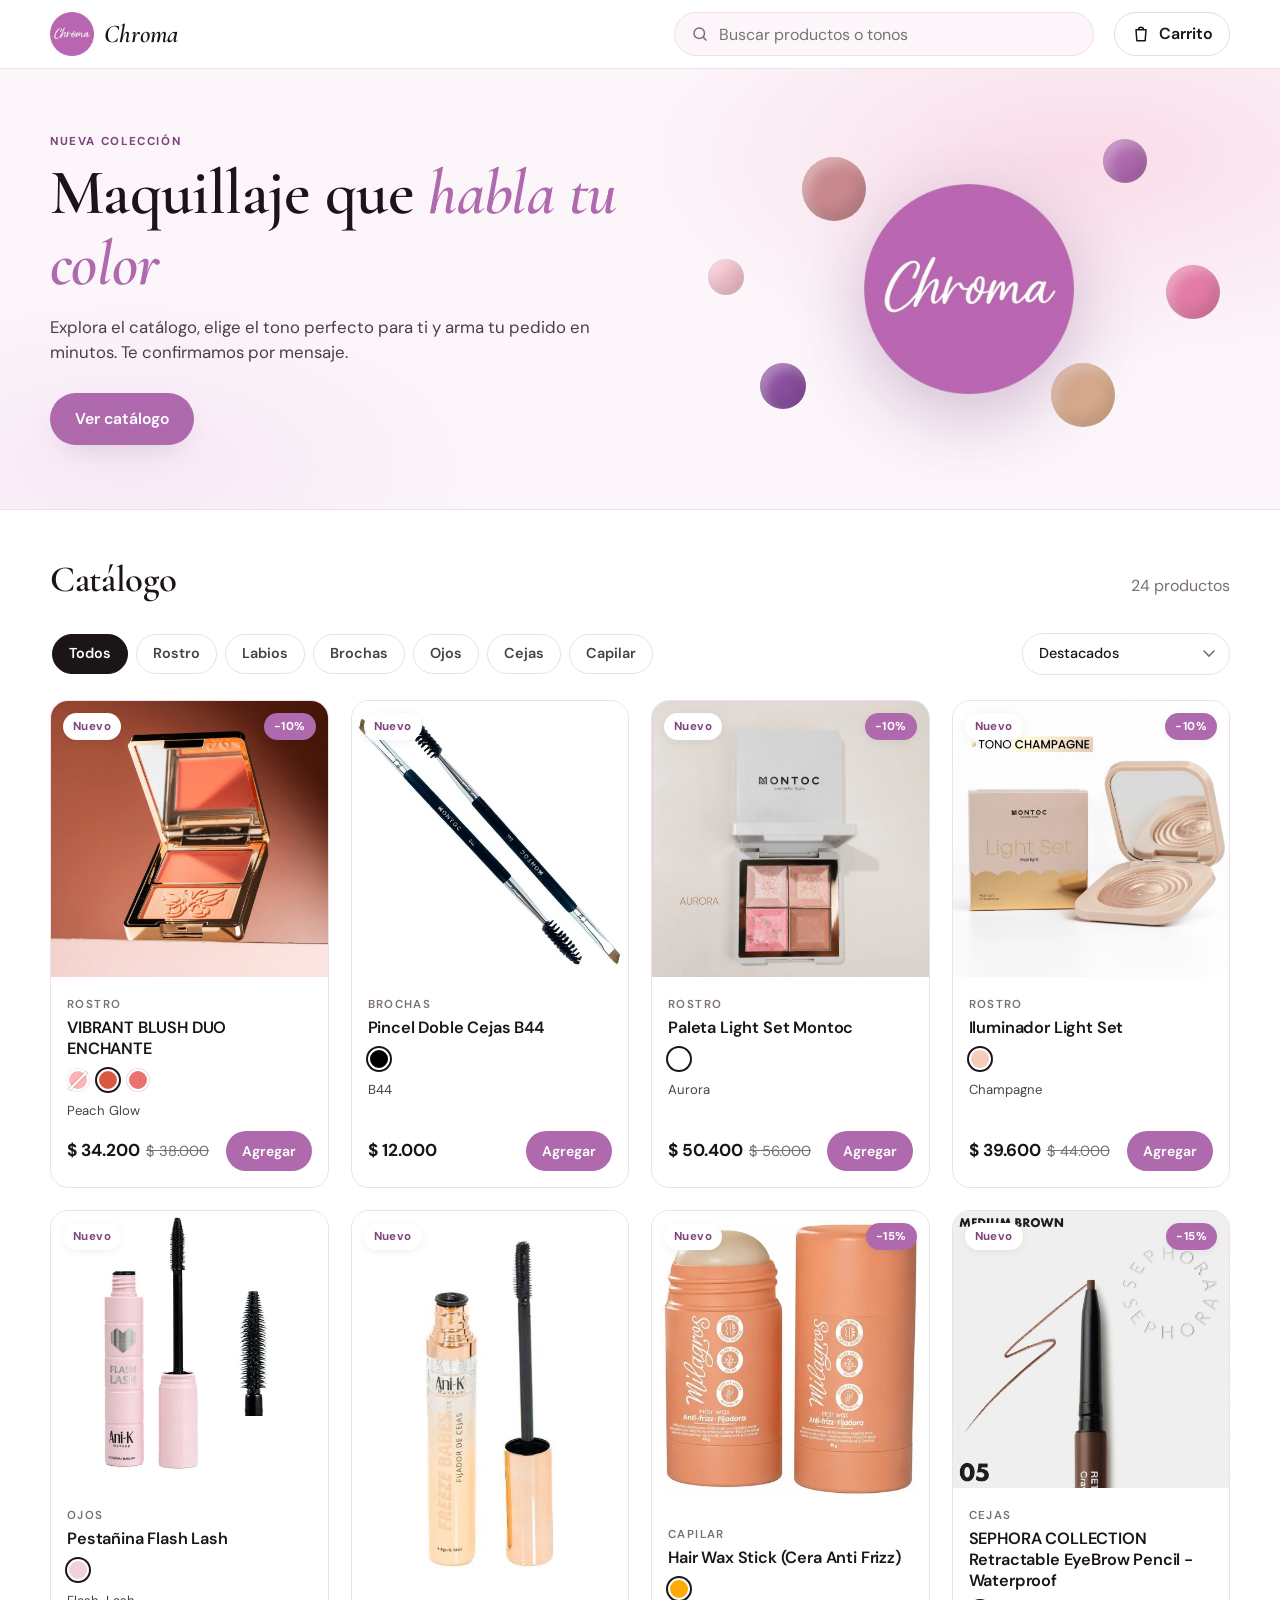
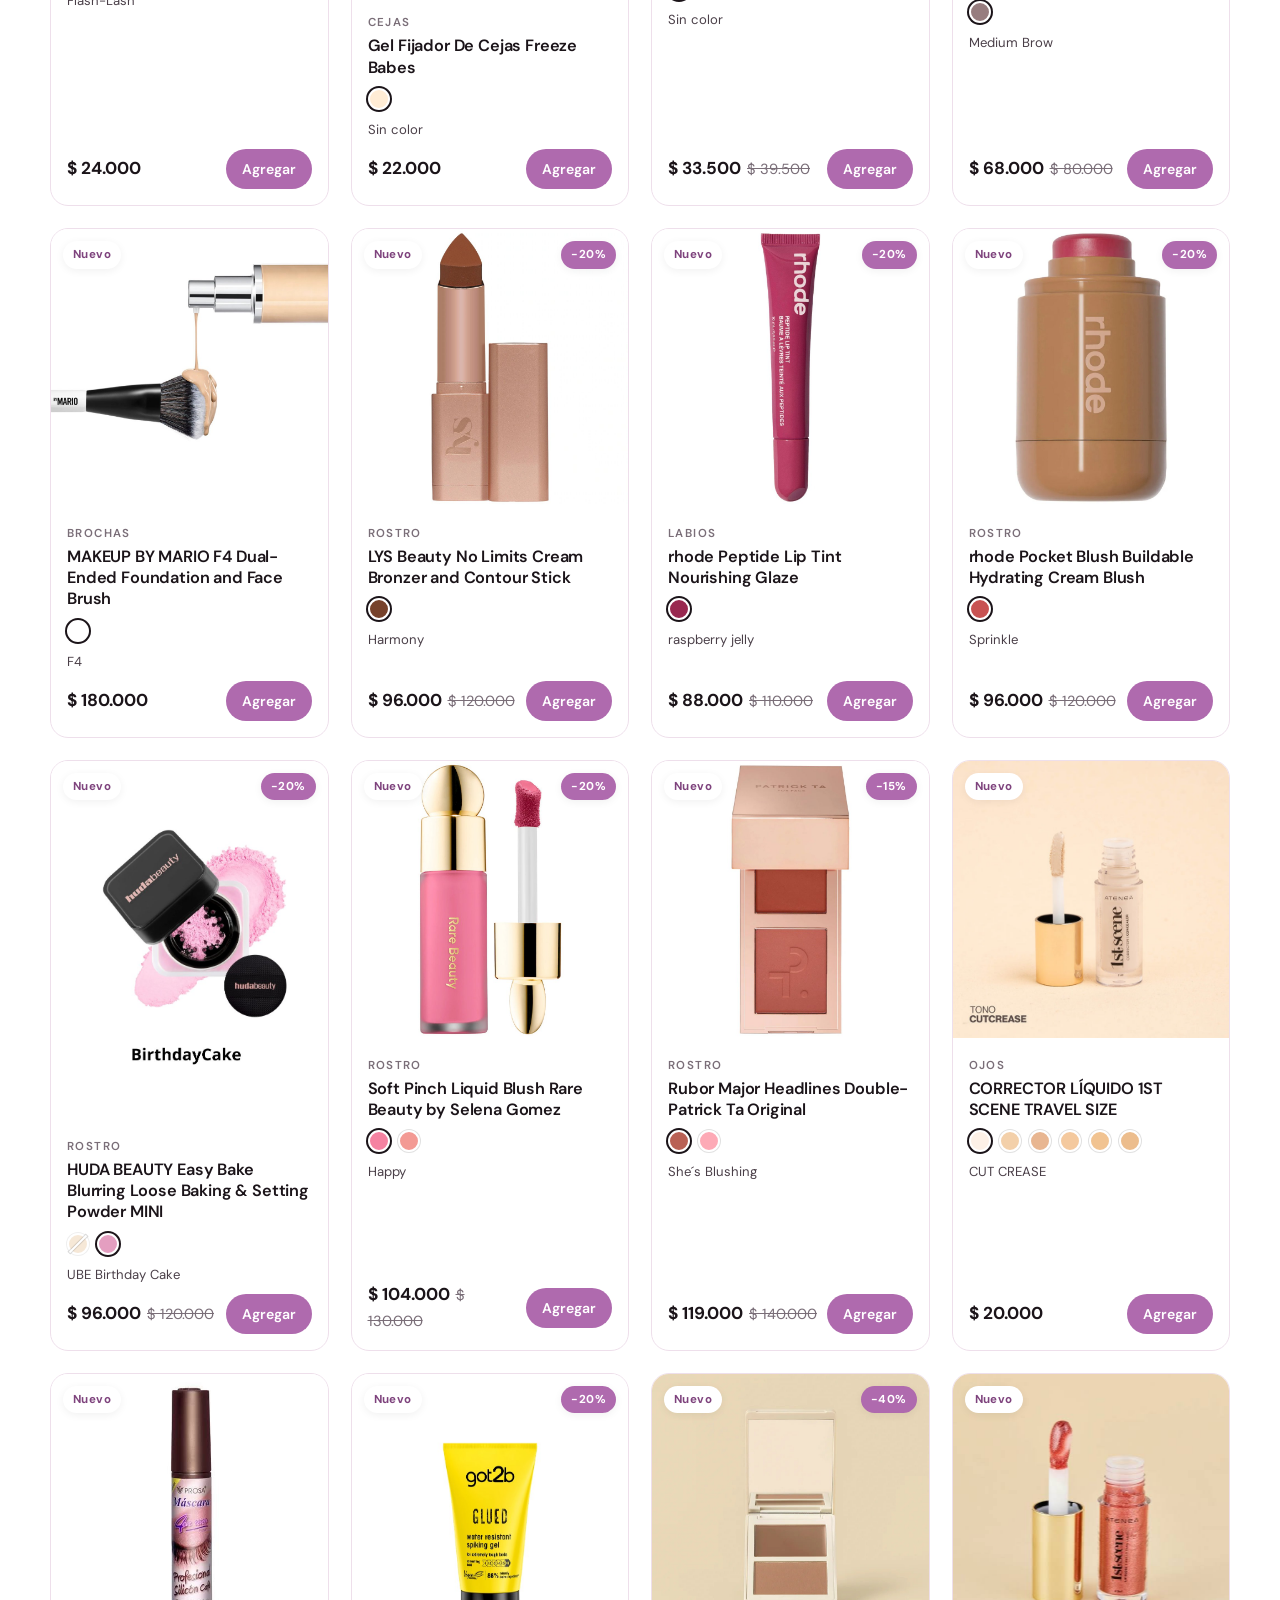
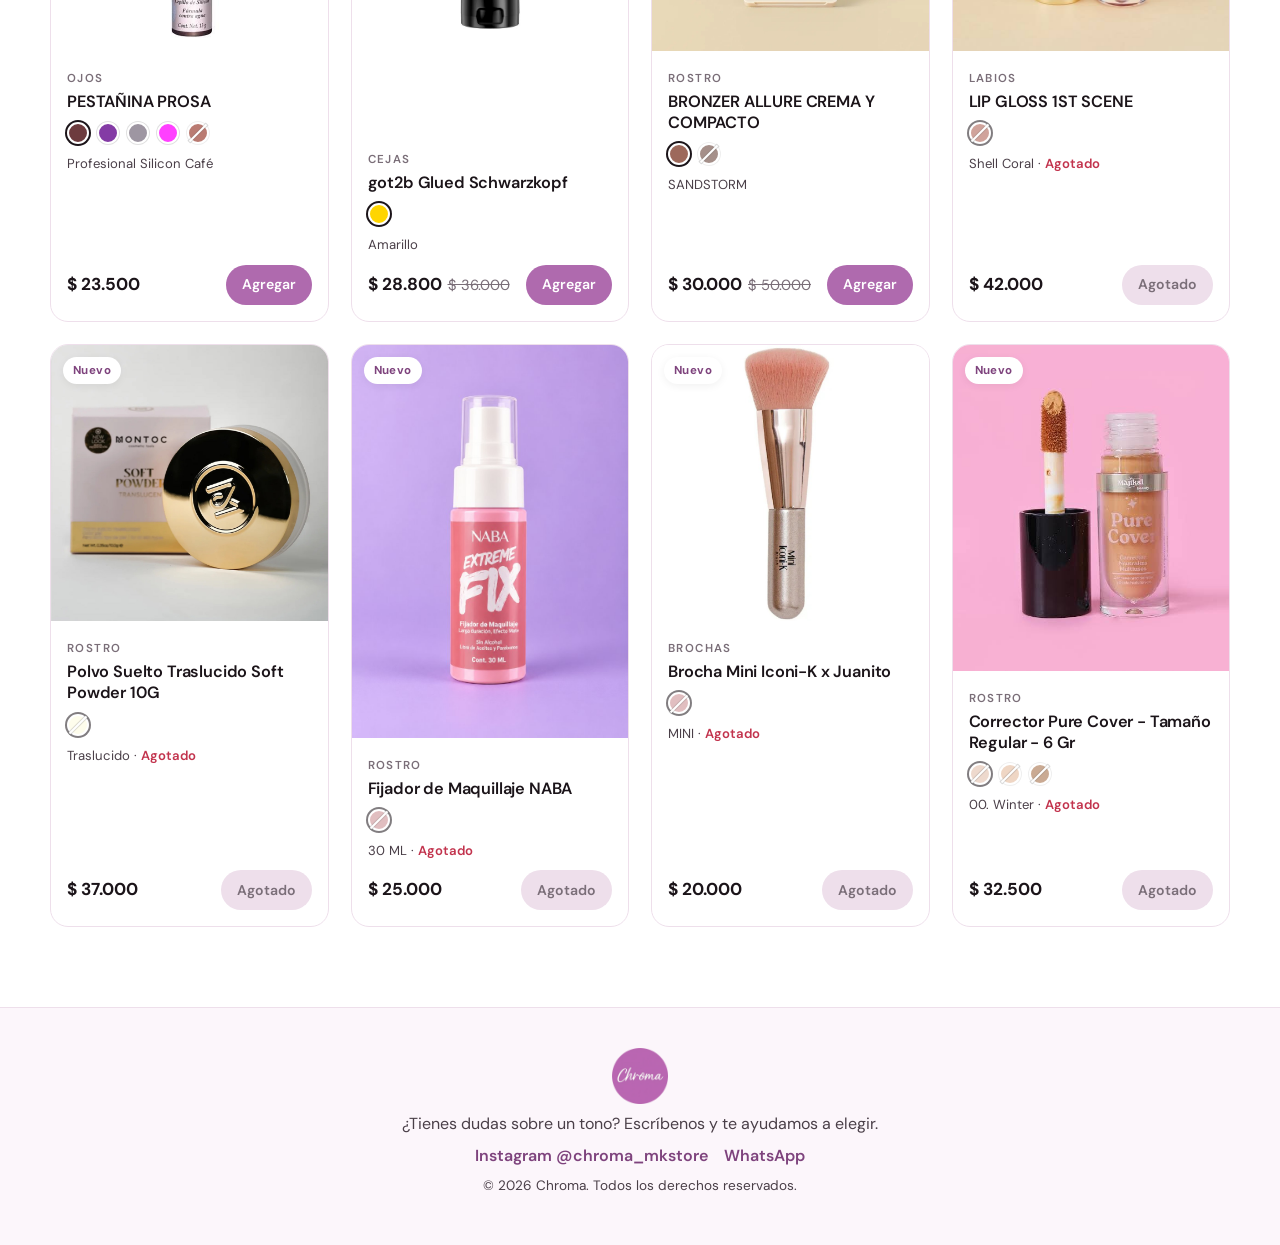
<file: index.html>
<!doctype html>
<html lang="es">
<head>
  <meta charset="utf-8">
  <meta name="viewport" content="width=device-width, initial-scale=1, viewport-fit=cover">
  <title>Chroma · Maquillaje</title>
  <meta name="description" content="Catálogo de maquillaje Chroma. Elige tus tonos favoritos y haz tu pedido en minutos.">
  <meta name="theme-color" content="#AF6AAE">
  <link rel="icon" type="image/png" href="assets/img/favicon.png">
  <link rel="apple-touch-icon" href="assets/img/icon-192.png">
  <link rel="canonical" href="https://chromamkstore.com/">
  <!-- Vista previa al compartir el enlace (WhatsApp, Instagram, Facebook): las URLs deben ser absolutas -->
  <meta property="og:type" content="website">
  <meta property="og:site_name" content="Chroma">
  <meta property="og:locale" content="es_CO">
  <meta property="og:url" content="https://chromamkstore.com/">
  <meta property="og:title" content="Chroma · Maquillaje">
  <meta property="og:description" content="Elige tus tonos favoritos y haz tu pedido en minutos.">
  <meta property="og:image" content="https://chromamkstore.com/assets/img/logo.png">
  <meta property="og:image:width" content="512">
  <meta property="og:image:height" content="512">
  <meta property="og:image:alt" content="Logo de Chroma">
  <meta name="twitter:card" content="summary">
  <link rel="preconnect" href="https://fonts.googleapis.com">
  <link rel="preconnect" href="https://fonts.gstatic.com" crossorigin>
  <link href="https://fonts.googleapis.com/css2?family=Cormorant+Garamond:ital,wght@0,500;0,600;1,500&family=DM+Sans:wght@400;500;600;700&display=swap" rel="stylesheet">
  <link rel="stylesheet" href="css/styles.css?v=3">
</head>
<body>
  <a class="skip" href="#catalogo">Ir al catálogo</a>

  <header class="header">
    <div class="container header__inner">
      <a class="brand" href="#" aria-label="Chroma, inicio">
        <img src="assets/img/logo.png" alt="" width="44" height="44">
        <span class="brand__name">Chroma</span>
      </a>

      <label class="search search--header">
        <svg viewBox="0 0 24 24" aria-hidden="true"><circle cx="11" cy="11" r="7"/><path d="m20 20-3.5-3.5"/></svg>
        <input type="search" id="search-desktop" placeholder="Buscar productos o tonos" aria-label="Buscar productos">
      </label>

      <button class="cart-btn" id="open-cart" aria-label="Abrir carrito">
        <svg viewBox="0 0 24 24" aria-hidden="true"><path d="M6 7h12l-1 13H7L6 7Z"/><path d="M9 7a3 3 0 0 1 6 0"/></svg>
        <span class="cart-btn__label">Carrito</span>
        <span class="badge" id="cart-count" hidden>0</span>
      </button>
    </div>
  </header>

  <main>
    <section class="hero">
      <div class="container hero__inner">
        <div class="hero__text">
          <p class="eyebrow">Nueva colección</p>
          <h1>Maquillaje que <em>habla tu color</em></h1>
          <p class="hero__lead">Explora el catálogo, elige el tono perfecto para ti y arma tu pedido en minutos. Te confirmamos por mensaje.</p>
          <a href="#catalogo" class="btn btn--primary">Ver catálogo</a>
        </div>
        <div class="hero__art" aria-hidden="true">
          <span class="dot" style="--c:#C98A8E"></span>
          <span class="dot" style="--c:#AF6AAE"></span>
          <span class="dot" style="--c:#E37BA6"></span>
          <span class="dot" style="--c:#D9AE8C"></span>
          <span class="dot" style="--c:#8A4F9E"></span>
          <span class="dot" style="--c:#F0BFCB"></span>
          <img src="assets/img/logo.png" alt="" class="hero__logo">
        </div>
      </div>
    </section>

    <section id="catalogo" class="catalog container" aria-labelledby="catalog-title">
      <div class="catalog__head">
        <h2 id="catalog-title">Catálogo</h2>
        <p class="muted" id="result-count"></p>
      </div>

      <label class="search search--mobile">
        <svg viewBox="0 0 24 24" aria-hidden="true"><circle cx="11" cy="11" r="7"/><path d="m20 20-3.5-3.5"/></svg>
        <input type="search" id="search-mobile" placeholder="Buscar productos o tonos" aria-label="Buscar productos">
      </label>

      <div class="toolbar">
        <div class="chips" id="categories" role="tablist" aria-label="Categorías"></div>
        <label class="sort">
          <span class="visually-hidden">Ordenar</span>
          <select id="sort">
            <option value="destacados">Destacados</option>
            <option value="precio-asc">Precio: menor a mayor</option>
            <option value="precio-desc">Precio: mayor a menor</option>
            <option value="nombre">Nombre A–Z</option>
          </select>
        </label>
      </div>

      <div class="grid" id="grid" aria-live="polite"></div>
      <p class="empty" id="empty" hidden>No encontramos productos con esa búsqueda.</p>
    </section>
  </main>

  <footer class="footer">
    <div class="container footer__inner">
      <img src="assets/img/logo.png" alt="Chroma" width="56" height="56">
      <p>¿Tienes dudas sobre un tono? Escríbenos y te ayudamos a elegir.</p>
      <p class="footer__links" id="footer-links"></p>
      <p class="muted small">© <span id="year"></span> Chroma. Todos los derechos reservados.</p>
    </div>
  </footer>

  <!-- Barra inferior de carrito (móvil) -->
  <button class="mobile-cart" id="mobile-cart" hidden>
    <span><strong id="mobile-cart-count">0</strong> productos</span>
    <span class="mobile-cart__total" id="mobile-cart-total"></span>
    <span class="mobile-cart__cta">Ver carrito →</span>
  </button>

  <div class="overlay" id="overlay" hidden></div>

  <!-- Detalle de producto -->
  <div class="modal" id="product-modal" role="dialog" aria-modal="true" aria-labelledby="pm-title" hidden>
    <button class="icon-btn modal__close" data-close aria-label="Cerrar">✕</button>
    <div class="pm">
      <div class="pm__media" id="pm-media"></div>
      <div class="pm__info">
        <p class="eyebrow" id="pm-category"></p>
        <h3 id="pm-title"></h3>
        <p class="price" id="pm-price"></p>
        <p class="pm__desc" id="pm-desc"></p>

        <div class="pm__tones">
          <p class="label">Tono: <strong id="pm-tone-name"></strong> <span class="stock" id="pm-stock"></span></p>
          <div class="swatches swatches--lg" id="pm-swatches" role="radiogroup" aria-label="Elige un tono"></div>
        </div>

        <figure class="pm__muestras" id="pm-muestras" hidden>
          <a id="pm-muestras-link" target="_blank" rel="noopener"><img id="pm-muestras-img" alt="" loading="lazy" decoding="async"></a>
          <figcaption>Así se ven los tonos en la piel · toca la foto para ampliarla</figcaption>
        </figure>

        <div class="pm__actions">
          <div class="qty" aria-label="Cantidad">
            <button type="button" id="pm-minus" aria-label="Restar">−</button>
            <span id="pm-qty">1</span>
            <button type="button" id="pm-plus" aria-label="Sumar">+</button>
          </div>
          <button class="btn btn--primary btn--block" id="pm-add">Agregar al carrito</button>
        </div>
      </div>
    </div>
  </div>

  <!-- Carrito / Checkout -->
  <aside class="drawer" id="cart-drawer" role="dialog" aria-modal="true" aria-labelledby="drawer-title" hidden>
    <header class="drawer__head">
      <button class="icon-btn" id="back-to-cart" aria-label="Volver al carrito" hidden>←</button>
      <h3 id="drawer-title">Tu carrito</h3>
      <button class="icon-btn" data-close aria-label="Cerrar">✕</button>
    </header>

    <div class="steps" aria-hidden="true">
      <span class="step is-active" data-step="1">1. Carrito</span>
      <span class="step" data-step="2">2. Datos de envío</span>
      <span class="step" data-step="3">3. Orden</span>
    </div>

    <!-- Paso 1: carrito -->
    <section class="drawer__body" id="step-cart">
      <ul class="cart-list" id="cart-list"></ul>
      <div class="cart-empty" id="cart-empty">
        <p>Tu carrito está vacío.</p>
        <button class="btn btn--ghost" data-close>Seguir comprando</button>
      </div>
    </section>

    <!-- Paso 2: datos de envío -->
    <section class="drawer__body" id="step-checkout" hidden>
      <form id="checkout-form" novalidate>
        <div class="field">
          <label for="f-nombre">Nombre completo *</label>
          <input id="f-nombre" name="nombre" autocomplete="name" required minlength="3">
          <small class="error"></small>
        </div>
        <div class="field">
          <label for="f-telefono">Celular *</label>
          <input id="f-telefono" name="telefono" type="tel" inputmode="tel" autocomplete="tel" required placeholder="300 123 4567">
          <small class="error"></small>
        </div>
        <div class="field-row">
          <div class="field">
            <label for="f-ciudad">Ciudad *</label>
            <input id="f-ciudad" name="ciudad" autocomplete="address-level2" required>
            <small class="error"></small>
          </div>
          <div class="field">
            <label for="f-departamento">Departamento</label>
            <input id="f-departamento" name="departamento" autocomplete="address-level1">
            <small class="error"></small>
          </div>
        </div>
        <div class="field">
          <label for="f-direccion">Dirección *</label>
          <input id="f-direccion" name="direccion" autocomplete="street-address" required placeholder="Calle 10 # 20-30, apto 501">
          <small class="error"></small>
        </div>
        <div class="field">
          <label for="f-barrio">Barrio / indicaciones</label>
          <input id="f-barrio" name="barrio" placeholder="Barrio, conjunto, torre…">
        </div>

        <fieldset class="field">
          <legend>Método de pago *</legend>
          <div class="pay-options" id="pay-options"></div>
          <small class="error" id="pay-error"></small>
        </fieldset>

        <div class="field">
          <label for="f-notas">Notas del pedido</label>
          <textarea id="f-notas" name="notas" rows="2" placeholder="Opcional"></textarea>
        </div>
      </form>
    </section>

    <!-- Paso 3: orden de compra -->
    <section class="drawer__body" id="step-order" hidden>
      <div class="order-ok">
        <div class="order-ok__icon" aria-hidden="true">✓</div>
        <p><strong>¡Orden generada!</strong><br>Envíanos este mensaje para confirmar tu pedido.</p>
      </div>
      <pre class="order-msg" id="order-msg" tabindex="0"></pre>
    </section>

    <footer class="drawer__foot" id="drawer-foot">
      <div class="totals" id="totals"></div>
      <button class="btn btn--primary btn--block" id="drawer-primary">Continuar</button>
      <div class="order-actions" id="order-actions" hidden>
        <a class="btn btn--primary btn--block" id="send-wa" target="_blank" rel="noopener">Enviar por WhatsApp</a>
        <button class="btn btn--ghost btn--block" id="copy-order">Copiar orden</button>
        <button class="btn btn--link" id="new-order">Hacer otro pedido</button>
      </div>
    </footer>
  </aside>

  <div class="toast" id="toast" role="status" aria-live="polite"></div>

  <!-- Al cambiar app.js, config.js o styles.css, sube el número de ?v= para que los navegadores no usen la versión vieja.
       products.js se descarga siempre fresco para mostrar el stock real. -->
  <script src="js/config.js?v=3"></script>
  <script>document.write('<script src="js/products.js?t=' + Date.now() + '"><\/script>');</script>
  <script src="js/app.js?v=4"></script>
</body>
</html>
</file>
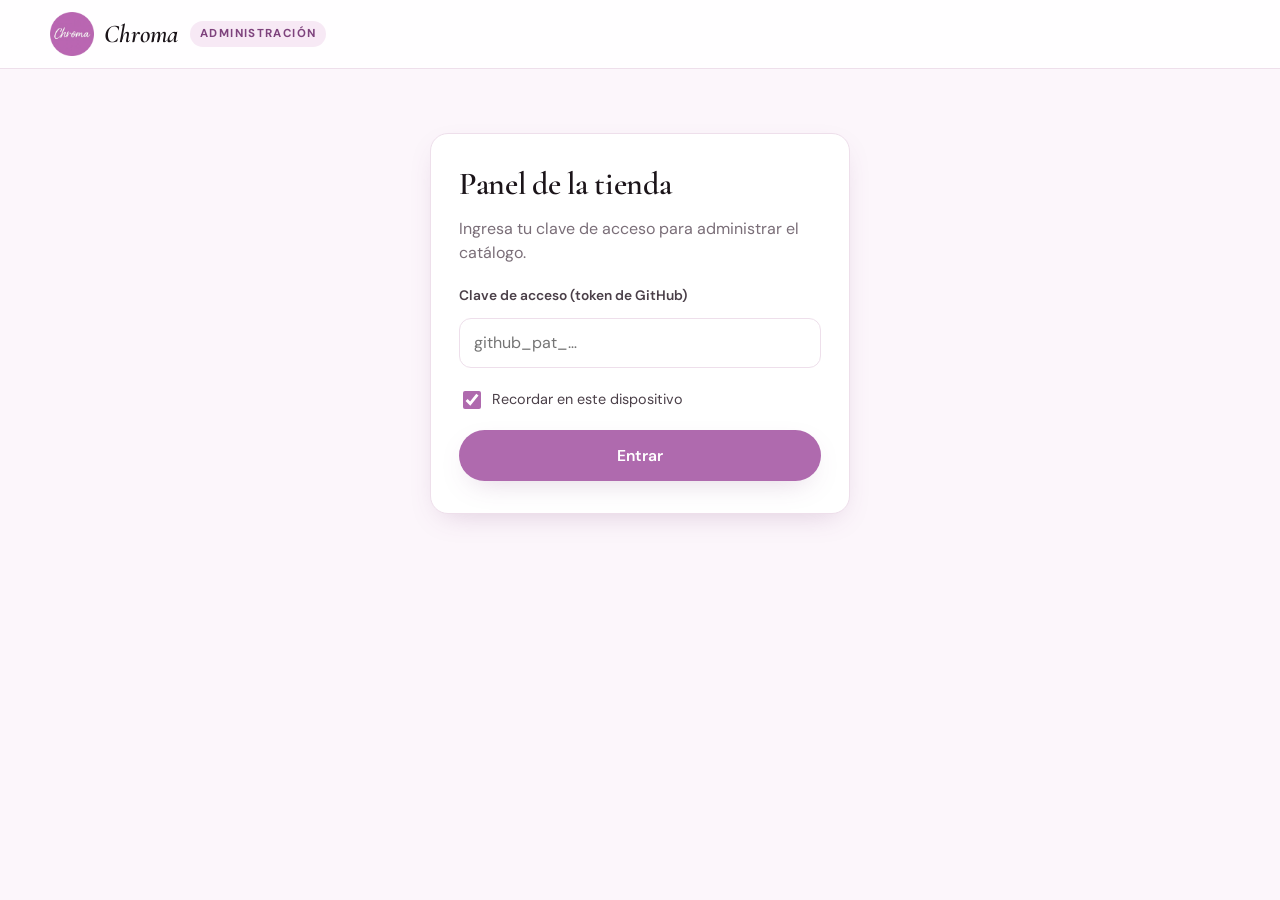
<file: admin.html>
<!doctype html>
<html lang="es">
<head>
  <meta charset="utf-8">
  <meta name="viewport" content="width=device-width, initial-scale=1, viewport-fit=cover">
  <title>Chroma · Administrar catálogo</title>
  <meta name="robots" content="noindex, nofollow">
  <meta name="theme-color" content="#AF6AAE">
  <link rel="icon" type="image/png" href="assets/img/favicon.png">
  <link rel="preconnect" href="https://fonts.googleapis.com">
  <link rel="preconnect" href="https://fonts.gstatic.com" crossorigin>
  <link href="https://fonts.googleapis.com/css2?family=Cormorant+Garamond:ital,wght@0,500;0,600;1,500&family=DM+Sans:wght@400;500;600;700&display=swap" rel="stylesheet">
  <!-- El panel siempre carga sus archivos frescos (sin caché) para no mezclar versiones -->
  <script>
    window.ASSET_V = Date.now();
    document.write('<link rel="stylesheet" href="css/styles.css?v=' + ASSET_V + '"><link rel="stylesheet" href="css/admin.css?v=' + ASSET_V + '">');
  </script>
</head>
<body class="admin">

  <header class="header">
    <div class="container header__inner">
      <a class="brand" href="index.html" aria-label="Ir a la tienda">
        <img src="assets/img/logo.png" alt="" width="44" height="44">
        <span class="brand__name">Chroma</span>
      </a>
      <span class="admin-tag">Administración</span>
      <button class="btn btn--link" id="logout" hidden>Cerrar sesión</button>
    </div>
  </header>

  <!-- Acceso -->
  <main class="container login" id="login-view">
    <div class="login__card">
      <h1>Panel de la tienda</h1>
      <p class="muted">Ingresa tu clave de acceso para administrar el catálogo.</p>
      <form id="login-form" novalidate>
        <div class="field">
          <label for="token">Clave de acceso (token de GitHub)</label>
          <input id="token" type="password" autocomplete="current-password" required placeholder="github_pat_…">
          <small class="error" id="login-error"></small>
        </div>
        <label class="check">
          <input type="checkbox" id="remember" checked>
          Recordar en este dispositivo
        </label>
        <button class="btn btn--primary btn--block" type="submit" id="login-btn">Entrar</button>
      </form>
    </div>
  </main>

  <!-- Panel -->
  <main class="container panel" id="panel-view" hidden>
    <div class="panel__head">
      <div>
        <h1>Actualizar catálogo</h1>
        <p class="muted" id="panel-summary"></p>
      </div>
      <div class="panel__actions">
        <button class="btn btn--ghost" id="register-sale">Registrar venta</button>
        <button class="btn btn--primary" id="add-product">+ Agregar producto</button>
      </div>
    </div>

    <div class="publish-bar" id="publish-bar" hidden>
      <p><strong id="pending-count"></strong> La tienda no cambia hasta que publiques.</p>
      <div class="publish-bar__actions">
        <button class="btn btn--link" id="discard">Descartar</button>
        <button class="btn btn--primary" id="publish">Publicar cambios</button>
      </div>
    </div>

    <label class="search">
      <svg viewBox="0 0 24 24" aria-hidden="true"><circle cx="11" cy="11" r="7"/><path d="m20 20-3.5-3.5"/></svg>
      <input type="search" id="admin-search" placeholder="Buscar producto" aria-label="Buscar producto">
    </label>

    <ul class="plist" id="plist"></ul>

    <div class="sheets-status" id="sheets-status" hidden>
      <p id="sheets-text"></p>
      <span>
        <button class="btn btn--link" id="sheets-key">Clave de Sheets</button>
        <button class="btn btn--ghost" id="sheets-retry" hidden>Reintentar envío</button>
      </span>
    </div>

    <details class="sales">
      <summary>Ventas registradas (<span id="sales-count">0</span>)</summary>
      <ul class="sales__list" id="sales-list"></ul>
    </details>
    <p class="muted small panel__foot">
      ¿Sin conexión con GitHub? <button class="btn--inline" id="download">Descargar products.js</button> y súbelo a mano.
    </p>
  </main>

  <!-- Editor de producto -->
  <dialog class="editor" id="editor" aria-labelledby="editor-title">
    <form id="product-form" method="dialog" novalidate>
      <header class="editor__head">
        <h2 id="editor-title">Nuevo producto</h2>
        <button type="button" class="icon-btn" data-cancel aria-label="Cerrar">✕</button>
      </header>

      <div class="editor__body">
        <div class="photo-pick">
          <div class="photo-pick__preview" id="photo-preview"></div>
          <div>
            <label class="btn btn--ghost">
              <input type="file" accept="image/*" id="photo-input" hidden>
              Subir foto
            </label>
            <button type="button" class="btn btn--link" id="photo-remove" hidden>Quitar foto</button>
            <p class="muted small">Opcional. Ideal cuadrada. Si no hay foto se usa una ilustración con el color del tono.</p>
          </div>
        </div>

        <div class="field">
          <label for="p-nombre">Nombre *</label>
          <input id="p-nombre" required maxlength="80">
          <small class="error"></small>
        </div>

        <div class="field-row">
          <div class="field">
            <label for="p-categoria">Categoría *</label>
            <input id="p-categoria" list="cat-list" required placeholder="Labios, Ojos…">
            <datalist id="cat-list"></datalist>
            <small class="error"></small>
          </div>
          <div class="field">
            <label for="p-tipo">Ilustración</label>
            <select id="p-tipo">
              <option value="labial">Labial</option>
              <option value="gloss">Gloss / tinta</option>
              <option value="base">Base</option>
              <option value="rubor">Rubor</option>
              <option value="polvo">Polvo</option>
              <option value="sombras">Sombras</option>
              <option value="mascara">Máscara</option>
              <option value="delineador">Delineador</option>
              <option value="esmalte">Esmalte</option>
            </select>
          </div>
        </div>

        <div class="field-row">
          <div class="field">
            <label for="p-precio">Precio *</label>
            <input id="p-precio" inputmode="numeric" required placeholder="32000">
            <small class="error"></small>
          </div>
          <div class="field">
            <label for="p-precio-antes">Precio antes</label>
            <input id="p-precio-antes" inputmode="numeric" placeholder="Opcional (descuento)">
            <small class="error"></small>
          </div>
        </div>

        <div class="field">
          <label for="p-etiqueta">Etiqueta</label>
          <input id="p-etiqueta" list="tag-list" placeholder="Opcional: Nuevo, Más vendido…" maxlength="24">
          <datalist id="tag-list"><option value="Nuevo"><option value="Más vendido"><option value="Oferta"></datalist>
        </div>

        <div class="field">
          <label for="p-descripcion">Descripción</label>
          <textarea id="p-descripcion" rows="3" maxlength="400"></textarea>
        </div>

        <fieldset class="field tones">
          <legend>Tonos y stock *</legend>
          <div class="tones__head" aria-hidden="true"><span>Color</span><span>Nombre del tono</span><span>Stock</span><span></span></div>
          <ul class="tones__list" id="tones"></ul>
          <small class="error" id="tones-error"></small>
          <button type="button" class="btn btn--ghost" id="add-tone">+ Agregar tono</button>
        </fieldset>

        <div class="field">
          <span class="field__label">Foto de tonos en piel</span>
          <div class="photo-pick photo-pick--wide">
            <div class="photo-pick__preview" id="swatch-preview"></div>
            <div>
              <label class="btn btn--ghost">
                <input type="file" accept="image/*" id="swatch-input" hidden>
                Subir foto de tonos
              </label>
              <button type="button" class="btn btn--link" id="swatch-remove" hidden>Quitar</button>
              <p class="muted small">Opcional. Una foto con todos los tonos aplicados (ej. en el brazo) para compararlos. Se muestra fija en el detalle del producto y no cambia al elegir tono.</p>
            </div>
          </div>
        </div>
      </div>

      <footer class="editor__foot">
        <button type="button" class="btn btn--link danger" id="delete-product">Eliminar producto</button>
        <span class="spacer"></span>
        <button type="button" class="btn btn--ghost" data-cancel>Cancelar</button>
        <button type="submit" class="btn btn--primary" value="save">Guardar</button>
      </footer>
    </form>
  </dialog>

  <!-- Registrar venta -->
  <dialog class="editor" id="sale" aria-labelledby="sale-title">
    <div class="editor__form">
      <header class="editor__head">
        <h2 id="sale-title">Registrar venta</h2>
        <button type="button" class="icon-btn" data-sale-cancel aria-label="Cerrar">✕</button>
      </header>

      <div class="editor__body">
        <div id="sale-step-1">
          <div class="field">
            <label for="sale-text">Pega el mensaje de la orden que te llegó por WhatsApp</label>
            <textarea id="sale-text" rows="12" placeholder="🛍️ ORDEN DE COMPRA · CHROMA&#10;N.º CHR-261012-A9C2&#10;…"></textarea>
            <small class="error" id="sale-error" role="alert"></small>
          </div>
          <p class="muted small">En WhatsApp mantén presionado el mensaje → Copiar. Se lee el número de orden, los productos, tonos y cantidades.</p>
        </div>

        <div id="sale-step-2" hidden>
          <p class="sale-summary" id="sale-summary"></p>
          <p class="muted small">Se descontará este stock. Puedes cambiar la cantidad si el pedido cambió (0 = no descontar).</p>
          <ul class="sale-lines" id="sale-lines"></ul>
          <p class="error sale-error" id="sale-confirm-error" role="alert"></p>
          <p class="muted small" id="sale-pending" hidden>Tus otros cambios sin publicar no se publican con esta venta; siguen pendientes.</p>
        </div>
      </div>

      <footer class="editor__foot">
        <button type="button" class="btn btn--link" id="sale-back" hidden>← Volver</button>
        <span class="spacer"></span>
        <button type="button" class="btn btn--ghost" data-sale-cancel>Cancelar</button>
        <button type="button" class="btn btn--primary" id="sale-review">Revisar orden</button>
        <button type="button" class="btn btn--primary" id="sale-confirm" hidden>Descontar</button>
      </footer>
    </div>
  </dialog>

  <div class="toast" id="toast" role="status" aria-live="polite"></div>

  <script>
    document.write('<script src="js/config.js?v=' + ASSET_V + '"><\/script><script src="js/admin.js?v=' + ASSET_V + '"><\/script>');
  </script>
</body>
</html>
</file>
<file: css/styles.css>
/* =========================================================
   CHROMA · Estilos
   Paleta basada en el color del logo (#AF6AAE)
   ========================================================= */
:root {
  --brand: #AF6AAE;
  --brand-600: #9A5699;
  --brand-700: #7E437D;
  --brand-50: #FCF6FB;
  --brand-100: #F7E9F5;
  --brand-200: #EED3EA;
  --blush: #F9DCE8;
  --ink: #1B1419;
  --ink-2: #4A3F48;
  --muted: #7A6E78;
  --line: #EEDFEB;
  --bg: #FFFFFF;
  --danger: #C2334D;
  --ok: #2E8B57;

  --radius: 18px;
  --radius-sm: 12px;
  --shadow: 0 10px 30px -12px rgba(126, 67, 125, .28);
  --shadow-lg: 0 24px 60px -20px rgba(60, 20, 60, .35);
  --font: "DM Sans", system-ui, -apple-system, "Segoe UI", Roboto, sans-serif;
  --display: "Cormorant Garamond", Georgia, "Times New Roman", serif;
  --ease: cubic-bezier(.2, .8, .2, 1);
  --header-h: 68px;
}

*, *::before, *::after { box-sizing: border-box; }
html { scroll-behavior: smooth; -webkit-text-size-adjust: 100%; }
body {
  margin: 0;
  font-family: var(--font);
  color: var(--ink);
  background: var(--bg);
  line-height: 1.5;
  -webkit-font-smoothing: antialiased;
}
body.no-scroll { overflow: hidden; }
img { max-width: 100%; display: block; }
button, input, select, textarea { font: inherit; color: inherit; }
button { cursor: pointer; }
[hidden] { display: none !important; }
h1, h2, h3 { font-family: var(--display); font-weight: 600; line-height: 1.1; margin: 0; letter-spacing: -.01em; }

.container { width: min(1180px, 100% - 32px); margin-inline: auto; }
.muted { color: var(--muted); }
.small { font-size: .85rem; }
.visually-hidden { position: absolute; width: 1px; height: 1px; overflow: hidden; clip: rect(0 0 0 0); white-space: nowrap; }
.skip { position: absolute; left: -999px; top: 8px; background: var(--ink); color: #fff; padding: 8px 12px; border-radius: 8px; z-index: 100; }
.skip:focus { left: 8px; }
:focus-visible { outline: 2px solid var(--brand); outline-offset: 2px; }

.eyebrow {
  text-transform: uppercase; letter-spacing: .14em; font-size: .72rem; font-weight: 700;
  color: var(--brand-700); margin: 0 0 8px;
}

/* ---------- Botones ---------- */
.btn {
  display: inline-flex; align-items: center; justify-content: center; gap: 8px;
  border: 1.5px solid transparent; border-radius: 999px;
  padding: 13px 24px; font-weight: 600; font-size: .98rem;
  text-decoration: none; transition: transform .15s var(--ease), background .2s, box-shadow .2s, opacity .2s;
  min-height: 48px;
}
.btn:active { transform: scale(.98); }
.btn--primary { background: var(--brand); color: #fff; box-shadow: var(--shadow); }
.btn--primary:hover { background: var(--brand-600); }
.btn--primary:disabled { opacity: .45; cursor: not-allowed; box-shadow: none; }
.btn--ghost { background: #fff; border-color: var(--brand-200); color: var(--brand-700); }
.btn--ghost:hover { background: var(--brand-50); }
.btn--link { background: none; color: var(--muted); text-decoration: underline; min-height: 40px; padding: 8px; }
.btn--block { width: 100%; }
.icon-btn {
  width: 40px; height: 40px; border-radius: 50%; border: 0; background: var(--brand-50);
  display: grid; place-items: center; font-size: 1rem; color: var(--ink-2); flex: none;
}
.icon-btn:hover { background: var(--brand-100); }

/* ---------- Header ---------- */
.header {
  position: sticky; top: 0; z-index: 30;
  background: rgba(255, 255, 255, .88);
  backdrop-filter: saturate(1.4) blur(12px); -webkit-backdrop-filter: saturate(1.4) blur(12px);
  border-bottom: 1px solid var(--line);
}
.header__inner { height: var(--header-h); display: flex; align-items: center; gap: 20px; }
.brand { display: flex; align-items: center; gap: 10px; text-decoration: none; color: var(--ink); }
.brand img { width: 44px; height: 44px; }
.brand__name { font-family: var(--display); font-size: 1.6rem; font-weight: 600; font-style: italic; }

.search {
  display: flex; align-items: center; gap: 8px;
  background: var(--brand-50); border: 1px solid var(--line); border-radius: 999px;
  padding: 0 16px; height: 44px; transition: border-color .2s, box-shadow .2s;
}
.search:focus-within { border-color: var(--brand); box-shadow: 0 0 0 4px var(--brand-100); }
.search svg { width: 18px; height: 18px; fill: none; stroke: var(--muted); stroke-width: 2; stroke-linecap: round; flex: none; }
.search input { border: 0; background: transparent; outline: none; width: 100%; height: 100%; font-size: 16px; }
.search--header { flex: 1; max-width: 420px; margin-left: auto; }
.search--mobile { display: none; margin-bottom: 14px; }

.cart-btn {
  position: relative; display: flex; align-items: center; gap: 8px;
  border: 1.5px solid var(--brand-200); background: #fff; border-radius: 999px;
  height: 44px; padding: 0 16px; font-weight: 600; color: var(--ink);
}
.cart-btn:hover { background: var(--brand-50); }
.cart-btn svg { width: 20px; height: 20px; fill: none; stroke: currentColor; stroke-width: 1.8; stroke-linejoin: round; }
.badge {
  min-width: 22px; height: 22px; padding: 0 6px; border-radius: 999px;
  background: var(--brand); color: #fff; font-size: .75rem; font-weight: 700;
  display: grid; place-items: center;
}
.badge.bump { animation: bump .4s var(--ease); }
@keyframes bump { 50% { transform: scale(1.35); } }

/* ---------- Hero ---------- */
.hero {
  background:
    radial-gradient(60% 80% at 85% 20%, var(--blush) 0%, transparent 60%),
    radial-gradient(50% 70% at 10% 90%, var(--brand-100) 0%, transparent 60%),
    var(--brand-50);
  border-bottom: 1px solid var(--line);
}
.hero__inner { display: grid; grid-template-columns: 1.2fr 1fr; align-items: center; gap: 32px; padding: 64px 0; }
.hero h1 { font-size: clamp(2.4rem, 5vw, 4rem); }
.hero h1 em { color: var(--brand); font-style: italic; }
.hero__lead { color: var(--ink-2); max-width: 46ch; margin: 16px 0 28px; font-size: 1.05rem; }
.hero__art { position: relative; height: 300px; }
.hero__logo {
  position: absolute; inset: 50% auto auto 50%; transform: translate(-50%, -50%);
  width: 210px; height: 210px; filter: drop-shadow(0 20px 40px rgba(126, 67, 125, .35));
}
.dot {
  position: absolute; width: 64px; height: 64px; border-radius: 50%;
  background: var(--c); box-shadow: inset -6px -8px 14px rgba(0,0,0,.12), inset 6px 6px 12px rgba(255,255,255,.35);
  animation: float 6s ease-in-out infinite;
}
.dot:nth-child(1) { top: 6%; left: 18%; }
.dot:nth-child(2) { top: 0; right: 16%; width: 44px; height: 44px; animation-delay: -1s; }
.dot:nth-child(3) { top: 42%; right: 2%; width: 54px; height: 54px; animation-delay: -2s; }
.dot:nth-child(4) { bottom: 4%; right: 22%; animation-delay: -3s; }
.dot:nth-child(5) { bottom: 10%; left: 10%; width: 46px; height: 46px; animation-delay: -4s; }
.dot:nth-child(6) { top: 40%; left: 0; width: 36px; height: 36px; animation-delay: -5s; }
@keyframes float { 50% { transform: translateY(-10px); } }

/* ---------- Catálogo ---------- */
.catalog { padding: 48px 0 80px; scroll-margin-top: var(--header-h); }
.catalog__head { display: flex; align-items: baseline; justify-content: space-between; gap: 12px; margin-bottom: 18px; }
.catalog__head h2 { font-size: 2.3rem; }
.toolbar { display: flex; align-items: center; justify-content: space-between; gap: 12px; margin-bottom: 24px; }
.chips { display: flex; gap: 8px; overflow-x: auto; scrollbar-width: none; padding: 2px; }
.chips::-webkit-scrollbar { display: none; }
.chip {
  flex: none; border: 1.5px solid var(--line); background: #fff; color: var(--ink-2);
  border-radius: 999px; padding: 8px 16px; font-weight: 600; font-size: .9rem; transition: all .2s;
}
.chip:hover { border-color: var(--brand-200); }
.chip[aria-selected="true"] { background: var(--ink); border-color: var(--ink); color: #fff; }
.sort select {
  appearance: none; border: 1.5px solid var(--line); border-radius: 999px; background: #fff;
  padding: 9px 36px 9px 16px; font-weight: 500; font-size: .9rem;
  background-image: url("data:image/svg+xml,%3Csvg xmlns='http://www.w3.org/2000/svg' width='12' height='8'%3E%3Cpath d='M1 1l5 5 5-5' stroke='%237A6E78' stroke-width='1.6' fill='none' stroke-linecap='round'/%3E%3C/svg%3E");
  background-repeat: no-repeat; background-position: right 14px center;
}

.grid { display: grid; grid-template-columns: repeat(auto-fill, minmax(240px, 1fr)); gap: 22px; }
.card {
  position: relative; display: flex; flex-direction: column;
  background: #fff; border: 1px solid var(--line); border-radius: var(--radius);
  overflow: hidden; transition: transform .25s var(--ease), box-shadow .25s var(--ease);
  animation: fadeUp .4s var(--ease) both;
}
.card:hover { transform: translateY(-4px); box-shadow: var(--shadow); }
@keyframes fadeUp { from { opacity: 0; transform: translateY(10px); } }
.card__media {
  position: relative; aspect-ratio: 1 / 1; background: var(--brand-50);
  border: 0; padding: 0; width: 100%; display: block;
}
.card__media img, .card__media svg { width: 100%; height: 100%; object-fit: cover; }
.tag {
  position: absolute; top: 12px; left: 12px; z-index: 1;
  background: #fff; color: var(--brand-700); font-size: .72rem; font-weight: 700;
  letter-spacing: .04em; padding: 5px 10px; border-radius: 999px; box-shadow: 0 2px 8px rgba(0,0,0,.06);
}
.tag--sale { left: auto; right: 12px; background: var(--brand); color: #fff; }
.card__body { padding: 14px 16px 16px; display: flex; flex-direction: column; gap: 10px; flex: 1; }
.card__cat { font-size: .72rem; text-transform: uppercase; letter-spacing: .12em; color: var(--muted); font-weight: 600; }
.card__title { font-family: var(--font); font-size: 1.02rem; font-weight: 600; line-height: 1.3; margin: 2px 0 0; }
.card__title button { all: unset; cursor: pointer; }
.card__title button:hover { color: var(--brand-700); }
.card__title button:focus-visible { outline: 2px solid var(--brand); outline-offset: 2px; }
.card__foot { margin-top: auto; display: flex; align-items: center; justify-content: space-between; gap: 8px; }
.price { font-weight: 700; font-size: 1.08rem; margin: 0; }
.price s { color: var(--muted); font-weight: 400; font-size: .85em; margin-left: 6px; }
.tone-name { font-size: .82rem; color: var(--ink-2); min-height: 1.2em; }
.tone-name .out { color: var(--danger); font-weight: 600; }
.add-btn {
  border: 0; background: var(--brand); color: #fff; border-radius: 999px;
  height: 40px; padding: 0 16px; font-weight: 600; font-size: .88rem; white-space: nowrap;
  transition: background .2s, transform .15s;
}
.add-btn:hover { background: var(--brand-600); }
.add-btn:active { transform: scale(.96); }
.add-btn:disabled { background: var(--line); color: var(--muted); cursor: not-allowed; }

/* ---------- Muestras de tono ---------- */
.swatches { display: flex; flex-wrap: wrap; gap: 8px; }
.swatch {
  position: relative; width: 26px; height: 26px; border-radius: 50%;
  border: 2px solid #fff; background: var(--c);
  box-shadow: 0 0 0 1px rgba(0,0,0,.12); padding: 0; transition: transform .15s, box-shadow .15s;
}
.swatch:hover { transform: scale(1.12); }
.swatch[aria-checked="true"] { box-shadow: 0 0 0 2px var(--ink); }
.swatch.is-out::after {
  content: ""; position: absolute; inset: 45% -3px auto; height: 2px; background: #fff;
  transform: rotate(-45deg); box-shadow: 0 0 0 1px rgba(0,0,0,.25);
}
.swatch.is-out { opacity: .55; }
.swatches--lg .swatch { width: 40px; height: 40px; }
.swatches--sm .swatch { width: 22px; height: 22px; }

/* ---------- Overlay / Modal / Drawer ---------- */
.overlay {
  position: fixed; inset: 0; z-index: 40; background: rgba(27, 20, 25, .45);
  backdrop-filter: blur(3px); -webkit-backdrop-filter: blur(3px);
  animation: fade .25s ease both;
}
@keyframes fade { from { opacity: 0; } }

.modal {
  position: fixed; z-index: 50; inset: 50% auto auto 50%; transform: translate(-50%, -50%);
  width: min(920px, 100% - 32px); max-height: calc(100dvh - 48px); overflow: auto;
  background: #fff; border-radius: 24px; box-shadow: var(--shadow-lg);
  animation: pop .3s var(--ease) both;
}
@keyframes pop { from { opacity: 0; transform: translate(-50%, -46%) scale(.97); } }
.modal__close { position: absolute; top: 14px; right: 14px; z-index: 2; background: #fff; box-shadow: 0 2px 10px rgba(0,0,0,.08); }
.pm { display: grid; grid-template-columns: minmax(0, 1fr) minmax(0, 1fr); }
.pm__media { background: var(--brand-50); aspect-ratio: 1 / 1; }
.pm__media img, .pm__media svg { width: 100%; height: 100%; object-fit: cover; }
.pm__info { padding: 36px 32px; display: flex; flex-direction: column; gap: 14px; min-width: 0; }
.pm__info h3 { font-size: 2.2rem; }
.pm__info .price { font-size: 1.35rem; }
.pm__desc { color: var(--ink-2); margin: 0; }
.pm__muestras { margin: 0; }
.pm__muestras a { display: block; border-radius: var(--radius-sm); overflow: hidden; border: 1px solid var(--line); cursor: zoom-in; }
.pm__muestras img { width: 100%; max-height: 320px; object-fit: cover; }
.pm__muestras figcaption { font-size: .78rem; color: var(--muted); margin-top: 6px; }
.label { margin: 0 0 10px; font-size: .92rem; color: var(--ink-2); }
.stock { font-size: .8rem; margin-left: 6px; color: var(--ok); font-weight: 600; }
.stock.is-out { color: var(--danger); }
.stock.is-low { color: #B7791F; }
.pm__actions { display: flex; gap: 12px; margin-top: auto; padding-top: 8px; }

.qty {
  display: inline-flex; align-items: center; border: 1.5px solid var(--line); border-radius: 999px;
  height: 48px; flex: none;
}
.qty button { width: 42px; height: 100%; border: 0; background: none; font-size: 1.2rem; color: var(--ink-2); border-radius: 999px; }
.qty button:hover:not(:disabled) { background: var(--brand-50); }
.qty button:disabled { opacity: .35; cursor: not-allowed; }
.qty span { min-width: 26px; text-align: center; font-weight: 600; }
.qty--sm { height: 34px; }
.qty--sm button { width: 32px; font-size: 1rem; }

.drawer {
  position: fixed; z-index: 50; top: 0; right: 0; bottom: 0;
  width: min(460px, 100%); background: #fff; box-shadow: var(--shadow-lg);
  display: flex; flex-direction: column; animation: slideIn .32s var(--ease) both;
}
@keyframes slideIn { from { transform: translateX(100%); } }
.drawer__head { display: flex; align-items: center; gap: 10px; padding: 16px 20px; border-bottom: 1px solid var(--line); }
.drawer__head h3 { font-size: 1.7rem; flex: 1; }
.steps { display: flex; gap: 6px; padding: 12px 20px; font-size: .76rem; font-weight: 600; color: var(--muted); border-bottom: 1px solid var(--line); }
.step { flex: 1; text-align: center; padding: 6px 4px; border-radius: 999px; background: var(--brand-50); white-space: nowrap; }
.step.is-active { background: var(--brand-100); color: var(--brand-700); }
.step.is-done { color: var(--brand-700); }
.drawer__body { flex: 1; overflow-y: auto; padding: 16px 20px; overscroll-behavior: contain; }
.drawer__foot { border-top: 1px solid var(--line); padding: 16px 20px calc(16px + env(safe-area-inset-bottom)); display: grid; gap: 10px; background: #fff; }

.cart-list { list-style: none; padding: 0; margin: 0; display: grid; gap: 14px; }
.cart-item { display: grid; grid-template-columns: 72px 1fr auto; gap: 12px; align-items: center; padding-bottom: 14px; border-bottom: 1px dashed var(--line); }
.cart-item__img { width: 72px; height: 72px; border-radius: 12px; overflow: hidden; background: var(--brand-50); }
.cart-item__img img, .cart-item__img svg { width: 100%; height: 100%; object-fit: cover; }
.cart-item__name { font-weight: 600; font-size: .95rem; line-height: 1.25; margin: 0; }
.cart-item__tone { display: flex; align-items: center; gap: 6px; font-size: .82rem; color: var(--muted); margin: 4px 0 8px; }
.cart-item__tone i { width: 12px; height: 12px; border-radius: 50%; background: var(--c); box-shadow: 0 0 0 1px rgba(0,0,0,.15); }
.cart-item__right { display: flex; flex-direction: column; align-items: flex-end; gap: 8px; }
.cart-item__price { font-weight: 700; }
.remove { border: 0; background: none; color: var(--muted); font-size: .8rem; text-decoration: underline; padding: 4px; }
.remove:hover { color: var(--danger); }
.cart-empty { text-align: center; padding: 40px 0; color: var(--muted); display: grid; gap: 14px; justify-items: center; }

.totals { display: grid; gap: 4px; font-size: .92rem; }
.totals div { display: flex; justify-content: space-between; }
.totals .grand { font-size: 1.1rem; font-weight: 700; padding-top: 6px; border-top: 1px solid var(--line); margin-top: 4px; }
.totals .hint { font-size: .8rem; color: var(--brand-700); background: var(--brand-50); padding: 8px 10px; border-radius: 10px; display: block; margin-bottom: 6px; }

/* ---------- Formulario ---------- */
.field { display: grid; gap: 6px; margin: 0 0 14px; border: 0; padding: 0; min-width: 0; }
.field label, .field legend { font-size: .86rem; font-weight: 600; color: var(--ink-2); padding: 0; margin-bottom: 6px; }
.field input, .field textarea {
  width: 100%; border: 1.5px solid var(--line); border-radius: var(--radius-sm);
  padding: 12px 14px; font-size: 16px; background: #fff; transition: border-color .2s, box-shadow .2s;
}
.field input:focus, .field textarea:focus { outline: none; border-color: var(--brand); box-shadow: 0 0 0 4px var(--brand-100); }
.field.has-error input { border-color: var(--danger); }
.error { color: var(--danger); font-size: .78rem; min-height: 0; }
.field-row { display: grid; grid-template-columns: 1fr 1fr; gap: 12px; }
.pay-options { display: grid; gap: 8px; }
.pay {
  display: flex; gap: 12px; align-items: flex-start; border: 1.5px solid var(--line); border-radius: var(--radius-sm);
  padding: 12px 14px; cursor: pointer; transition: border-color .2s, background .2s;
}
.pay:hover { border-color: var(--brand-200); }
.pay:has(input:checked) { border-color: var(--brand); background: var(--brand-50); }
.pay { color: var(--ink); margin: 0; font-weight: 400; }
.pay input { accent-color: var(--brand); width: 18px; height: 18px; margin: 2px 0 0; flex: none; }
.pay strong { display: block; font-size: .94rem; }
.pay span { font-size: .8rem; color: var(--muted); }

/* ---------- Orden ---------- */
.order-ok { display: flex; gap: 14px; align-items: center; margin-bottom: 14px; }
.order-ok p { margin: 0; font-size: .92rem; color: var(--ink-2); }
.order-ok__icon { width: 44px; height: 44px; border-radius: 50%; background: var(--brand); color: #fff; display: grid; place-items: center; font-size: 1.3rem; flex: none; }
.order-msg {
  white-space: pre-wrap; word-break: break-word; margin: 0;
  background: var(--brand-50); border: 1px solid var(--line); border-radius: var(--radius-sm);
  padding: 16px; font-family: ui-monospace, "SF Mono", Menlo, Consolas, monospace; font-size: .82rem; line-height: 1.55; color: var(--ink);
}
.order-actions { display: grid; gap: 10px; }

/* ---------- Barra móvil / Toast / Footer ---------- */
.mobile-cart {
  position: fixed; z-index: 25; left: 12px; right: 12px; bottom: calc(12px + env(safe-area-inset-bottom));
  display: none; align-items: center; gap: 10px; justify-content: space-between;
  border: 0; border-radius: 999px; background: var(--ink); color: #fff;
  padding: 14px 20px; box-shadow: var(--shadow-lg); font-size: .9rem; animation: fadeUp .3s var(--ease);
}
.mobile-cart__total { font-weight: 700; }
.mobile-cart__cta { color: var(--blush); font-weight: 600; }

.toast {
  position: fixed; z-index: 60; left: 50%; bottom: 24px; transform: translate(-50%, 140%);
  background: var(--ink); color: #fff; padding: 12px 20px; border-radius: 999px; font-size: .9rem; font-weight: 500;
  box-shadow: var(--shadow-lg); transition: transform .35s var(--ease), opacity .25s, visibility .35s; pointer-events: none; max-width: calc(100% - 32px);
  text-align: center; opacity: 0; visibility: hidden;
}
.toast.is-visible { transform: translate(-50%, 0); opacity: 1; visibility: visible; }

.footer { background: var(--brand-50); border-top: 1px solid var(--line); padding: 40px 0 48px; }
.footer__inner { display: grid; justify-items: center; text-align: center; gap: 8px; }
.footer__inner p { margin: 0; color: var(--ink-2); }
.footer__links a { color: var(--brand-700); font-weight: 600; text-decoration: none; margin: 0 8px; }
.footer__links a:hover { text-decoration: underline; }

.empty { text-align: center; color: var(--muted); padding: 40px 0; }

/* ---------- Responsive ---------- */
@media (max-width: 860px) {
  .pm { grid-template-columns: minmax(0, 1fr); }
  .pm__media { aspect-ratio: 4 / 3; }
  .pm__info { padding: 22px 20px 24px; }
  .pm__info h3 { font-size: 1.8rem; }
}

@media (max-width: 720px) {
  :root { --header-h: 60px; }
  .search--header, .cart-btn__label { display: none; }
  .search--mobile { display: flex; }
  .cart-btn { margin-left: auto; padding: 0 12px; }
  .brand img { width: 38px; height: 38px; }
  .hero__inner { grid-template-columns: 1fr; padding: 28px 0 30px; gap: 8px; }
  .hero__art { display: none; }
  .hero h1 { font-size: 2.3rem; }
  .hero__logo { width: 120px; height: 120px; }
  .dot { width: 40px; height: 40px; }
  .dot:nth-child(2), .dot:nth-child(6) { width: 28px; height: 28px; }
  .hero__lead { margin: 12px 0 22px; font-size: 1rem; }
  .catalog { padding: 28px 0 110px; }
  .catalog__head h2 { font-size: 1.9rem; }
  .toolbar { flex-direction: column; align-items: stretch; gap: 10px; }
  .chips { margin-inline: -16px; padding-inline: 16px; }
  .sort select { width: 100%; }
  .grid { grid-template-columns: repeat(2, minmax(0, 1fr)); gap: 12px; }
  .card__body { padding: 10px 12px 12px; gap: 8px; }
  .card__title { font-size: .92rem; }
  .card__foot { flex-direction: column; align-items: stretch; }
  .add-btn { width: 100%; height: 38px; }
  .price { font-size: 1rem; }
  .swatches--sm .swatch { width: 20px; height: 20px; }
  .swatches--sm { gap: 6px; }
  .tag { top: 8px; left: 8px; font-size: .66rem; padding: 4px 8px; }
  .tag--sale { left: auto; right: 8px; }
  .mobile-cart { display: flex; }

  /* Modal como hoja inferior */
  .modal {
    inset: auto 0 0 0; transform: none; width: 100%; max-height: 92dvh;
    border-radius: 24px 24px 0 0; animation: sheetUp .35s var(--ease) both;
  }
  @keyframes sheetUp { from { transform: translateY(100%); } }
  .pm__actions { position: sticky; bottom: 0; background: #fff; padding: 12px 0 calc(4px + env(safe-area-inset-bottom)); margin-bottom: -8px; }
  .drawer { width: 100%; }
  .field-row { grid-template-columns: 1fr; gap: 0; }
  .toast { bottom: auto; top: calc(12px + env(safe-area-inset-top)); transform: translate(-50%, -160%); }
  .toast.is-visible { transform: translate(-50%, 0); }
  .pm__media { aspect-ratio: auto; height: min(38dvh, 300px); }
}

@media (max-width: 360px) {
  .grid { gap: 10px; }
  .step { font-size: .7rem; }
}

@media (prefers-reduced-motion: reduce) {
  *, *::before, *::after { animation-duration: .01ms !important; transition-duration: .01ms !important; scroll-behavior: auto !important; }
}
</file>
<file: css/admin.css>
/* =========================================================
   CHROMA · Panel de administración (se apoya en styles.css)
   ========================================================= */
.admin { background: var(--brand-50); min-height: 100vh; }
.admin .header__inner { gap: 12px; }
.admin-tag {
  font-size: .72rem; font-weight: 700; letter-spacing: .12em; text-transform: uppercase;
  color: var(--brand-700); background: var(--brand-100); padding: 4px 10px; border-radius: 999px;
}
#logout { margin-left: auto; }
.field select {
  width: 100%; border: 1.5px solid var(--line); border-radius: var(--radius-sm);
  padding: 12px 14px; font-size: 16px; background: #fff;
}
.field select:focus { outline: none; border-color: var(--brand); box-shadow: 0 0 0 4px var(--brand-100); }
.danger { color: var(--danger); }
.warn { color: var(--danger); font-weight: 600; }
.spacer { flex: 1; }

/* ---------- Acceso ---------- */
.login { display: grid; place-items: center; padding: 64px 0; }
.login__card {
  width: min(420px, 100%); background: #fff; border: 1px solid var(--line); border-radius: var(--radius);
  padding: 32px 28px; box-shadow: var(--shadow);
}
.login__card h1 { font-size: 2rem; margin-bottom: 6px; }
.login__card form { margin-top: 20px; }
.check { display: flex; align-items: center; gap: 8px; font-size: .9rem; margin: 0 0 18px; color: var(--ink-2); cursor: pointer; }
.check input { accent-color: var(--brand); width: 18px; height: 18px; }

/* ---------- Panel ---------- */
.panel { padding: 32px 0 64px; max-width: 860px; }
.panel__head { display: flex; align-items: flex-end; justify-content: space-between; gap: 16px; flex-wrap: wrap; margin-bottom: 20px; }
.panel__head h1 { font-size: 2.2rem; }
.panel__head p { margin: 4px 0 0; }
.panel__actions { display: flex; gap: 10px; flex-wrap: wrap; }
.panel .search { display: flex; margin: 0 0 14px; background: #fff; }
.panel__foot { margin-top: 20px; text-align: center; }
.btn--inline { all: unset; color: var(--brand-700); text-decoration: underline; cursor: pointer; }

.publish-bar {
  position: sticky; top: calc(var(--header-h) + 8px); z-index: 5;
  display: flex; align-items: center; justify-content: space-between; gap: 12px; flex-wrap: wrap;
  background: var(--ink); color: #fff; border-radius: var(--radius); padding: 12px 12px 12px 20px;
  margin-bottom: 16px; box-shadow: var(--shadow-lg);
}
.publish-bar p { margin: 0; font-size: .9rem; flex: 1 1 260px; }
.publish-bar__actions { display: flex; gap: 6px; align-items: center; }
.publish-bar .btn--link { color: #e7d7e6; }

.plist { list-style: none; margin: 0; padding: 0; display: grid; gap: 10px; }
.plist__item {
  display: flex; align-items: center; gap: 8px; background: #fff; border: 1px solid var(--line);
  border-radius: var(--radius); padding: 8px 10px 8px 8px; transition: box-shadow .2s, border-color .2s;
}
.plist__item:hover { border-color: var(--brand-200); box-shadow: var(--shadow); }
.plist__main { all: unset; display: flex; align-items: center; gap: 14px; flex: 1; min-width: 0; cursor: pointer; border-radius: var(--radius-sm); }
.plist__main:focus-visible { outline: 2px solid var(--brand); outline-offset: 2px; }
.plist__thumb {
  width: 64px; height: 64px; flex: none; border-radius: var(--radius-sm); overflow: hidden;
  background: var(--brand-50); display: grid; place-items: center;
}
.plist__thumb img { width: 100%; height: 100%; object-fit: cover; }
.plist__dot {
  width: 60%; aspect-ratio: 1; border-radius: 50%;
  background: radial-gradient(circle at 35% 35%, color-mix(in srgb, var(--c) 60%, #fff), var(--c));
  box-shadow: inset 0 -4px 10px rgba(0,0,0,.12);
}
.plist__info { display: grid; gap: 3px; min-width: 0; }
.plist__name { font-weight: 600; display: flex; flex-wrap: wrap; align-items: center; gap: 6px; }
.plist__meta { font-size: .84rem; color: var(--muted); display: flex; flex-wrap: wrap; align-items: center; gap: 8px; }
.plist__meta s { margin-left: 2px; }
.plist__meta .swatch { cursor: default; }
.plist__meta .swatch:hover { transform: none; }
.plist__order { display: flex; flex-direction: column; gap: 4px; }
.plist__order .icon-btn { width: 34px; height: 30px; border-radius: 8px; }
.plist__order .icon-btn:disabled { opacity: .35; cursor: default; }
.plist__empty { padding: 24px; text-align: center; }

.pill { font-size: .68rem; font-weight: 700; padding: 2px 8px; border-radius: 999px; letter-spacing: .02em; }
.pill--new { background: #E3F4EA; color: var(--ok); }
.pill--edit { background: #FFF2DC; color: #9A5B00; }

/* ---------- Editor ---------- */
.editor {
  width: min(640px, 100% - 24px); max-height: calc(100dvh - 32px); padding: 0; border: 0;
  border-radius: var(--radius); box-shadow: var(--shadow-lg); color: var(--ink);
}
.editor::backdrop { background: rgba(27, 20, 25, .5); backdrop-filter: blur(2px); }
.editor[open] { display: flex; }
.editor form, .editor__form { display: flex; flex-direction: column; width: 100%; max-height: inherit; }
.editor__head { display: flex; align-items: center; justify-content: space-between; padding: 18px 20px; border-bottom: 1px solid var(--line); }
.editor__head h2 { font-size: 1.7rem; }
.editor__body { padding: 20px; overflow-y: auto; flex: 1; }
.editor__foot {
  display: flex; align-items: center; gap: 8px; padding: 14px 20px; border-top: 1px solid var(--line);
  background: #fff;
}
.editor__foot .btn { min-height: 44px; padding: 10px 20px; }

.photo-pick { display: flex; gap: 16px; align-items: center; margin-bottom: 18px; }
.photo-pick__preview {
  width: 110px; height: 110px; flex: none; border-radius: var(--radius); overflow: hidden;
  background: var(--brand-50); display: grid; place-items: center; border: 1px dashed var(--brand-200);
}
.photo-pick__preview img { width: 100%; height: 100%; object-fit: cover; }
.photo-pick .btn--ghost { cursor: pointer; min-height: 42px; padding: 9px 18px; }
.photo-pick p { margin: 8px 0 0; }
.field__label { font-size: .86rem; font-weight: 600; color: var(--ink-2); }
.photo-pick--wide { margin: 0; align-items: flex-start; }
.photo-pick--wide .photo-pick__preview { width: 140px; height: 140px; }

.tones__head, .tone-row { display: grid; grid-template-columns: 44px 1fr 84px auto; gap: 8px; align-items: center; }
.tones__head { font-size: .74rem; color: var(--muted); font-weight: 600; margin-bottom: 4px; }
.tones__list { list-style: none; margin: 0 0 8px; padding: 0; display: grid; gap: 8px; }
.tone-row input[type="text"], .tone-row input[type="number"] { padding: 10px 12px; }
.tone-row input[type="color"] {
  width: 44px; height: 44px; padding: 0; border: 1.5px solid var(--line); border-radius: 50%;
  background: none; cursor: pointer; overflow: hidden;
}
.tone-row input[type="color"]::-webkit-color-swatch-wrapper { padding: 0; }
.tone-row input[type="color"]::-webkit-color-swatch { border: 0; border-radius: 50%; }
.tone-row input[type="color"]::-moz-color-swatch { border: 0; border-radius: 50%; }
.tone-row__actions { display: flex; gap: 4px; }
.tone-row__actions .icon-btn { width: 36px; height: 36px; cursor: pointer; }
.tone-row__actions .icon-btn:disabled { opacity: .35; cursor: default; }
.tone-row__photo { overflow: hidden; }
.tone-row__photo img { width: 100%; height: 100%; object-fit: cover; }
.tones .btn--ghost { min-height: 40px; padding: 8px 16px; font-size: .9rem; }

/* ---------- Ventas ---------- */
.sheets-status {
  display: flex; align-items: center; justify-content: space-between; gap: 8px 12px; flex-wrap: wrap;
  margin-top: 24px; padding: 8px 10px 8px 18px; border-radius: var(--radius); background: #E3F4EA; color: #1F5F3B; font-size: .88rem;
}
.sheets-status.is-warn { background: #FFF2DC; color: #7A4800; }
.sheets-status p { margin: 0; flex: 1 1 240px; }
.sheets-status > span { display: flex; gap: 4px; align-items: center; }
.sheets-status .btn { min-height: 38px; padding: 6px 14px; font-size: .85rem; color: inherit; }
.sheets-status .btn--ghost { background: #fff; }
.sales { margin-top: 12px; background: #fff; border: 1px solid var(--line); border-radius: var(--radius); }
.sales summary { padding: 14px 18px; font-weight: 600; cursor: pointer; }
.sales__list { list-style: none; margin: 0; padding: 0 18px 8px; }
.sales__list li { display: grid; grid-template-columns: minmax(150px, auto) 1fr; gap: 4px 16px; padding: 10px 0; border-top: 1px solid var(--line); }
.sales__list li > span:first-child { display: grid; }
.sales__list small { font-size: .78rem; }

.sale-summary { font-size: 1.05rem; margin: 0 0 4px; }
.sale-lines { list-style: none; margin: 14px 0; padding: 0; display: grid; gap: 8px; }
.sale-line {
  display: grid; grid-template-columns: 28px 1fr 72px 84px; gap: 10px; align-items: center;
  border: 1px solid var(--line); border-radius: var(--radius-sm); padding: 10px 12px;
}
.sale-line.is-bad { grid-template-columns: 28px 1fr; background: #FFF5F6; border-color: #F3C9D1; }
.sale-line .swatch { width: 26px; height: 26px; cursor: default; }
.sale-line .swatch:hover { transform: none; }
.sale-line__name { display: grid; font-weight: 600; font-size: .94rem; line-height: 1.3; }
.sale-line__name small { font-weight: 400; color: var(--muted); font-size: .8rem; }
.sale-line__name small.warn { color: var(--danger); font-weight: 600; }
.sale-line__qty input {
  width: 100%; border: 1.5px solid var(--line); border-radius: 10px; padding: 8px 10px; font-size: 16px; text-align: center;
}
.sale-line__qty input:focus { outline: none; border-color: var(--brand); box-shadow: 0 0 0 4px var(--brand-100); }
.sale-line__stock { font-size: .86rem; color: var(--muted); text-align: right; white-space: nowrap; }
.sale-line__stock strong { color: var(--ink); font-size: 1rem; }
.sale-line__stock strong.warn { color: var(--danger); }
.sale-error:not(:empty) { font-size: .88rem; font-weight: 600; background: #FFF5F6; border: 1px solid #F3C9D1; border-radius: var(--radius-sm); padding: 10px 12px; margin: 0 0 10px; }
#sale-text { font-family: ui-monospace, SFMono-Regular, Menlo, monospace; font-size: 14px; }

@media (max-width: 640px) {
  .panel__actions { width: 100%; }
  .panel__actions .btn { flex: 1; padding-inline: 12px; }
  .sales__list li { grid-template-columns: 1fr; }
  .sale-line { grid-template-columns: 26px 1fr 64px; }
  .sale-line__stock { grid-column: 2 / -1; text-align: left; }
  #sale .editor__foot .btn--ghost { display: none; }
  .admin-tag { display: none; }
  .panel { padding-top: 20px; }
  .panel__head h1 { font-size: 1.8rem; }
  .publish-bar { padding: 12px; }
  .publish-bar__actions { width: 100%; justify-content: flex-end; }
  .plist__thumb { width: 54px; height: 54px; }
  .editor { width: 100%; max-width: 100%; max-height: 100dvh; height: 100dvh; border-radius: 0; margin: 0; }
  .editor__foot { flex-wrap: wrap; }
  .editor__foot .spacer { display: none; }
  .editor__foot #delete-product { order: 3; width: 100%; }
  .editor__foot .btn--primary, .editor__foot .btn--ghost { flex: 1; }
  .photo-pick__preview { width: 88px; height: 88px; }
  .tones__head, .tone-row { grid-template-columns: 40px 1fr 64px auto; gap: 6px; }
  .tone-row input[type="color"] { width: 40px; height: 40px; }
  .tone-row__actions .icon-btn { width: 32px; height: 32px; }
}
</file>
